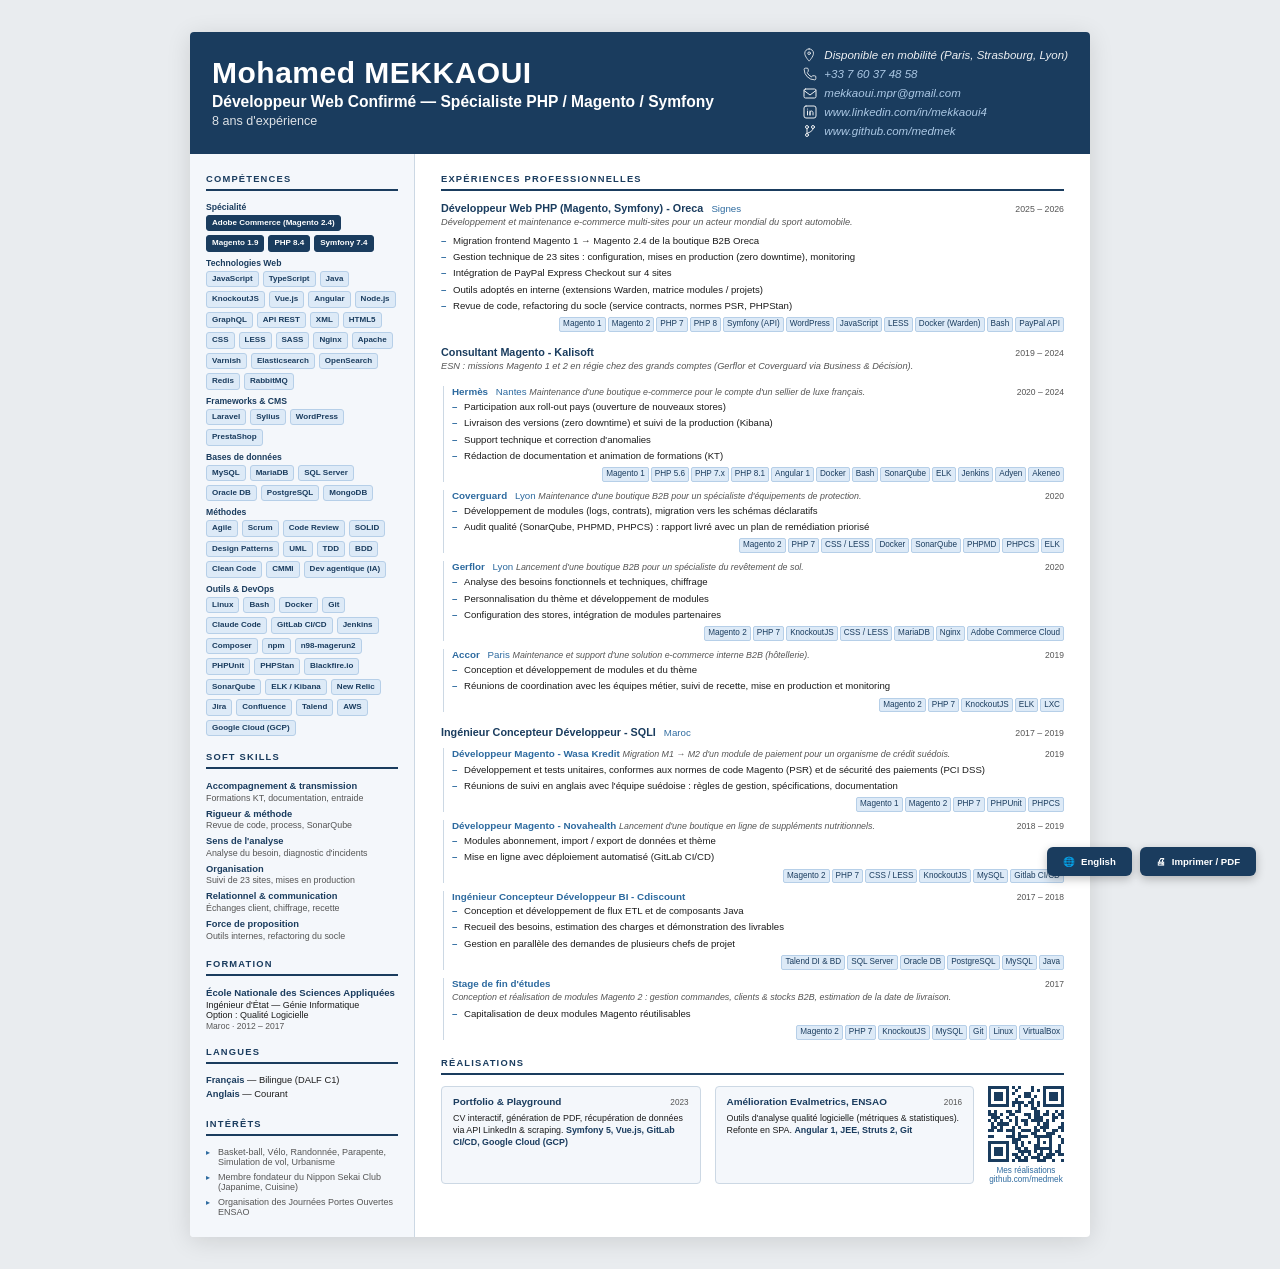
<file: index.html>
<!DOCTYPE html>
<html lang="fr">
<head>
    <meta content="text/html; charset=UTF-8" http-equiv="content-type">
    <meta content="width=960" name="viewport">
    <title>Mohamed_Mekkaoui_CV_Dev_PHP</title>
    <link rel="stylesheet" href="cv.css">
    <script>
        (function () {
            var titles = {fr: 'Mohamed_Mekkaoui_CV_Dev_PHP', en: 'Mohamed_Mekkaoui_CV_PHP_Dev'};

            function setLang(lang) {
                document.documentElement.lang = lang;
                document.title = titles[lang];
                try {
                    var url = new URL(location.href);
                    if (lang === 'fr') url.searchParams.delete('lang'); else url.searchParams.set('lang', lang);
                    history.replaceState(null, '', url);
                } catch (e) {
                }
            }

            window.toggleLang = function () {
                setLang(document.documentElement.lang === 'fr' ? 'en' : 'fr');
            };
            setLang(new URLSearchParams(location.search).get('lang') === 'en' ? 'en' : 'fr');
        })();
    </script>
</head>
<body>
<svg style="display:none" xmlns="http://www.w3.org/2000/svg">
    <symbol fill="none" id="ico-location" stroke="currentColor" stroke-linecap="round" stroke-linejoin="round"
            stroke-width="1" viewBox="0 0 16 16">
        <path d="M7 1C4.24 1 2 3.24 2 6c0 3.75 5 9 5 9s5-5.25 5-9c0-2.76-2.24-5-5-5z"/>
        <circle cx="7" cy="6" r="1.5"/>
    </symbol>
    <symbol fill="none" id="ico-phone" stroke="currentColor" stroke-linecap="round" stroke-linejoin="round"
            stroke-width="1"
            viewBox="0 0 16 16">
        <path d="M9.221 11.045a0.667 0.667 0 0 0 0.809-.202l.237-.31A1.333 1.333 0 0 1 11.333 10h2a1.333 1.333 0 0 1 1.333 1.333v2a1.333 1.333 0 0 1-1.333 1.333A12 12 0 0 1 1.333 2.667 1.333 1.333 0 0 1 2.667 1.333h2A1.333 1.333 0 0 1 6 2.667v2a1.333 1.333 0 0 1-.533 1.067l-.312.234a0.667 0.667 0 0 0-.195.822 9.333 9.333 0 0 0 4.261 4.256"/>
    </symbol>
    <symbol fill="none" id="ico-mail" stroke="currentColor" stroke-linecap="round" stroke-linejoin="round"
            stroke-width="1"
            viewBox="0 0 14 14">
        <rect height="9" rx="1.5" width="12" x="1" y="3"/>
        <path d="M1 4.5l6 4.5 6-4.5"/>
    </symbol>
    <symbol fill="none" id="ico-linkedin" stroke="currentColor" stroke-linecap="round" stroke-linejoin="round"
            stroke-width="1" viewBox="0 0 14 14">
        <rect height="12" rx="2" width="12" x="1" y="1"/>
        <line x1="4.5" x2="4.5" y1="6" y2="10"/>
        <circle cx="4.5" cy="4" fill="currentColor" r="0.6" stroke="none"/>
        <path d="M7 10V7.5C7 6.67 7.67 6 8.5 6S10 6.67 10 7.5V10"/>
        <line x1="7" x2="7" y1="6" y2="10"/>
    </symbol>
    <symbol fill="none" id="ico-vcs" stroke="currentColor" stroke-linecap="round" stroke-linejoin="round"
            stroke-width="1"
            viewBox="0 0 14 14">
        <circle cx="4" cy="3" r="1.5"/>
        <circle cx="4" cy="11" r="1.5"/>
        <circle cx="10" cy="3" r="1.5"/>
        <path d="M4 4.5v5"/>
        <path d="M10 4.5C10 7 7 8 4 9.5"/>
    </symbol>
</svg>
<div class="toolbar">
    <button class="print-btn" onclick="toggleLang()">🌐 <span lang="fr">English</span><span lang="en">Français</span></button>
    <button class="print-btn" onclick="window.print()">🖨 <span lang="fr">Imprimer / PDF</span><span lang="en">Print / PDF</span></button>
</div>
<article class="page" itemscope itemtype="https://schema.org/Person">
    <header class="cv-header">
        <div class="cv-header__name">
            <h1 itemprop="name">Mohamed MEKKAOUI</h1>
            <p class="title">
                <span lang="fr" itemprop="jobTitle">Développeur Web Confirmé — Spécialiste PHP / Magento / Symfony</span>
                <span lang="en" itemprop="jobTitle">Senior Web Developer — PHP / Magento / Symfony Specialist</span>
            </p>
            <p class="subtitle"><span lang="fr">8 ans d'expérience</span><span lang="en">8 years of experience</span></p>
        </div>
        <address class="cv-header__contacts">
            <div class="contact-item">
                <svg aria-hidden="true" class="icon">
                    <use href="#ico-location"/>
                </svg>
                <span lang="fr" title="Disponible en mobilité sur ces villes">Disponible en mobilité (Paris, Strasbourg, Lyon)</span>
                <span lang="en" title="Open to relocation to these cities">Open to relocation (Paris, Strasbourg, Lyon)</span>
            </div>
            <div class="contact-item phone">
                <svg aria-hidden="true" class="icon">
                    <use href="#ico-phone"/>
                </svg>
                <a href="tel:0033760374858" itemprop="telephone">+33 7 60 37 48 58</a>
                <span itemprop="telephone">+33 7 60 37 48 58</span>
            </div>
            <div class="contact-item">
                <svg aria-hidden="true" class="icon">
                    <use href="#ico-mail"/>
                </svg>
                <a href="mailto:mekkaoui.mpr@gmail.com" itemprop="email" target="_blank">mekkaoui.mpr@gmail.com</a>
            </div>
            <div class="contact-item">
                <svg aria-hidden="true" class="icon">
                    <use href="#ico-linkedin"/>
                </svg>
                <a lang="fr" href="https://www.linkedin.com/in/mekkaoui4/" itemprop="url" rel="noopener" target="_tab">www.linkedin.com/in/mekkaoui4</a>
                <a lang="en" href="https://www.linkedin.com/in/mekkaoui4/?locale=en-US" rel="noopener" target="_tab">www.linkedin.com/in/mekkaoui4</a>
            </div>
            <div class="contact-item">
                <svg aria-hidden="true" class="icon">
                    <use href="#ico-vcs"/>
                </svg>
                <a href="https://github.com/medmek" itemprop="sameAs" rel="noopener" target="_blank">www.github.com/medmek</a>
            </div>
        </address>
    </header>
    <div class="cv-body">
        <aside class="sidebar">
            <section aria-labelledby="skills-title">
                <h2 class="section-title" id="skills-title"><span lang="fr">Compétences</span><span lang="en">Skills</span></h2>
                <div class="skills-block">
                    <div>
                        <p class="skill-category"><span lang="fr">Spécialité</span><span lang="en">Specialty</span></p>
                        <div class="tag-list">
                            <span class="tag primary">Adobe Commerce (Magento 2.4)</span>
                            <span class="tag primary">Magento 1.9</span>
                            <span class="tag primary">PHP 8.4</span>
                            <span class="tag primary">Symfony 7.4</span>
                        </div>
                    </div>
                    <div>
                        <p class="skill-category"><span lang="fr">Technologies Web</span><span lang="en">Web Technologies</span></p>
                        <div class="tag-list">
                            <span class="tag">JavaScript</span>
                            <span class="tag">TypeScript</span>
                            <span class="tag">Java</span>
                            <span class="tag">KnockoutJS</span>
                            <span class="tag">Vue.js</span>
                            <span class="tag">Angular</span>
                            <span class="tag">Node.js</span>
                            <span class="tag">GraphQL</span>
                            <span class="tag"><span lang="fr">API REST</span><span lang="en">REST API</span></span>
                            <span class="tag">XML</span>
                            <span class="tag">HTML5</span>
                            <span class="tag">CSS</span>
                            <span class="tag">LESS</span>
                            <span class="tag">SASS</span>
                            <span class="tag">Nginx</span>
                            <span class="tag">Apache</span>
                            <span class="tag">Varnish</span>
                            <span class="tag">Elasticsearch</span>
                            <span class="tag">OpenSearch</span>
                            <span class="tag">Redis</span>
                            <span class="tag">RabbitMQ</span>
                        </div>
                    </div>
                    <div>
                        <p class="skill-category">Frameworks &amp; CMS</p>
                        <div class="tag-list">
                            <span class="tag">Laravel</span>
                            <span class="tag">Sylius</span>
                            <span class="tag">WordPress</span>
                            <span class="tag">PrestaShop</span>
                        </div>
                    </div>
                    <div>
                        <p class="skill-category"><span lang="fr">Bases de données</span><span lang="en">Databases</span></p>
                        <div class="tag-list">
                            <span class="tag">MySQL</span>
                            <span class="tag">MariaDB</span>
                            <span class="tag">SQL Server</span>
                            <span class="tag">Oracle DB</span>
                            <span class="tag">PostgreSQL</span>
                            <span class="tag">MongoDB</span>
                        </div>
                    </div>
                    <div>
                        <p class="skill-category"><span lang="fr">Méthodes</span><span lang="en">Methods</span></p>
                        <div class="tag-list">
                            <span class="tag">Agile</span>
                            <span class="tag">Scrum</span>
                            <span class="tag">Code Review</span>
                            <span class="tag">SOLID</span>
                            <span class="tag">Design Patterns</span>
                            <span class="tag">UML</span>
                            <span class="tag">TDD</span>
                            <span class="tag">BDD</span>
                            <span class="tag">Clean Code</span>
                            <span class="tag">CMMI</span>
                            <span class="tag"><span lang="fr">Dev agentique (IA)</span><span lang="en">Agentic development (AI)</span></span>
                        </div>
                    </div>
                    <div>
                        <p class="skill-category"><span lang="fr">Outils &amp; DevOps</span><span lang="en">Tools &amp; DevOps</span></p>
                        <div class="tag-list">
                            <span class="tag">Linux</span>
                            <span class="tag">Bash</span>
                            <span class="tag">Docker</span>
                            <span class="tag">Git</span>
                            <span class="tag">Claude Code</span>
                            <span class="tag">GitLab CI/CD</span>
                            <span class="tag">Jenkins</span>
                            <span class="tag">Composer</span>
                            <span class="tag">npm</span>
                            <span class="tag">n98-magerun2</span>
                            <span class="tag">PHPUnit</span>
                            <span class="tag">PHPStan</span>
                            <span class="tag">Blackfire.io</span>
                            <span class="tag">SonarQube</span>
                            <span class="tag">ELK / Kibana</span>
                            <span class="tag">New Relic</span>
                            <span class="tag">Jira</span>
                            <span class="tag">Confluence</span>
                            <span class="tag">Talend</span>
                            <span class="tag">AWS</span>
                            <span class="tag">Google Cloud (GCP)</span>
                        </div>
                    </div>
                </div>
            </section>
            <section aria-labelledby="soft-title">
                <h2 class="section-title" id="soft-title">Soft skills</h2>
                <ul class="soft-list" lang="fr">
                    <li><strong>Accompagnement &amp; transmission</strong>Formations KT, documentation, entraide</li>
                    <li><strong>Rigueur &amp; méthode</strong>Revue de code, process, SonarQube</li>
                    <li><strong>Sens de l'analyse</strong>Analyse du besoin, diagnostic d'incidents</li>
                    <li><strong>Organisation</strong>Suivi de 23 sites, mises en production</li>
                    <li><strong>Relationnel &amp; communication</strong>Échanges client, chiffrage, recette</li>
                    <li><strong>Force de proposition</strong>Outils internes, refactoring du socle</li>
                </ul>
                <ul class="soft-list" lang="en">
                    <li><strong>Mentoring &amp; knowledge sharing</strong>KT sessions, documentation, peer support</li>
                    <li><strong>Rigor &amp; method</strong>Code review, processes, SonarQube</li>
                    <li><strong>Analytical mindset</strong>Requirements analysis, incident diagnosis</li>
                    <li><strong>Organization</strong>Managing 23 sites, production releases</li>
                    <li><strong>Communication</strong>Client relations, estimates, acceptance testing</li>
                    <li><strong>Proactive</strong>Internal tooling, core refactoring</li>
                </ul>
            </section>
            <section aria-labelledby="edu-title">
                <h2 class="section-title" id="edu-title"><span lang="fr">Formation</span><span lang="en">Education</span></h2>
                <p class="edu-school"><span lang="fr">École Nationale des Sciences Appliquées</span><span lang="en">National School of Applied Sciences</span></p>
                <p class="edu-degree" lang="fr">Ingénieur d'État — Génie Informatique<br>Option : Qualité Logicielle</p>
                <p class="edu-degree" lang="en">State Engineering Degree — Computer Science<br>Major: Software Quality</p>
                <p class="edu-location"><span lang="fr">Maroc</span><span lang="en">Morocco</span> · 2012 – 2017</p>
            </section>
            <section aria-labelledby="lang-title">
                <h2 class="section-title" id="lang-title"><span lang="fr">Langues</span><span lang="en">Languages</span></h2>
                <p class="lang-item" lang="fr"><strong>Français</strong> — Bilingue (DALF C1)</p>
                <p class="lang-item" lang="fr"><strong>Anglais</strong> — Courant</p>
                <p class="lang-item" lang="en"><strong>French</strong> — Bilingual (DALF C1)</p>
                <p class="lang-item" lang="en"><strong>English</strong> — Fluent</p>
            </section>
            <section aria-labelledby="interests-title">
                <h2 class="section-title" id="interests-title"><span lang="fr">Intérêts</span><span lang="en">Interests</span></h2>
                <ul class="interests-list" lang="fr">
                    <li>Basket-ball, Vélo, Randonnée, Parapente, Simulation de vol, Urbanisme</li>
                    <li>Membre fondateur du Nippon Sekai Club (Japanime, Cuisine)</li>
                    <li>Organisation des Journées Portes Ouvertes ENSAO</li>
                </ul>
                <ul class="interests-list" lang="en">
                    <li>Basketball, Cycling, Hiking, Paragliding, Flight simulation, Urban planning</li>
                    <li>Founding member of Nippon Sekai Club (Japanese animation, Cooking)</li>
                    <li>Open Days organizer at ENSAO</li>
                </ul>
            </section>
        </aside>
        <div class="main">
            <section aria-labelledby="exp-title" class="exp-section">
                <h2 class="section-title" id="exp-title"><span lang="fr">Expériences Professionnelles</span><span lang="en">Professional Experience</span></h2>
                <div class="entry">
                    <div class="entry__header">
              <span class="entry__title">
                <span lang="fr">Développeur Web PHP (Magento, Symfony) - Oreca</span><span lang="en">PHP Web Developer (Magento, Symfony) - Oreca</span> <span class="loc">Signes</span>
              </span>
                        <span class="entry__date"><span lang="fr" title="Durée : 1 an 5 mois">2025 – 2026</span><span lang="en" title="Duration: 1 year 5 months">2025 – 2026</span></span>
                    </div>
                    <p class="entry__desc" lang="fr">Développement et maintenance e-commerce multi-sites pour un acteur mondial du
                        sport automobile.</p>
                    <p class="entry__desc" lang="en">Multi-site e-commerce development and maintenance for a global motorsport
                        leader.</p>
                    <ul class="exp-bullets" lang="fr">
                        <li>Migration frontend Magento 1 → Magento 2.4 de la boutique B2B Oreca</li>
                        <li>Gestion technique de 23 sites : configuration, mises en production (zero downtime), monitoring</li>
                        <li>Intégration de PayPal Express Checkout sur 4 sites</li>
                        <li>Outils adoptés en interne (extensions Warden, matrice modules / projets)</li>
                        <li>Revue de code, refactoring du socle (service contracts, normes PSR, PHPStan)</li>
                    </ul>
                    <ul class="exp-bullets" lang="en">
                        <li>Magento 1 → Magento 2.4 frontend migration of the Oreca B2B store</li>
                        <li>Technical management of 23 sites: configuration, zero-downtime releases, monitoring</li>
                        <li>PayPal Express Checkout integration on 4 sites</li>
                        <li>Internal tools adopted by the team (Warden extensions, modules / projects matrix)</li>
                        <li>Code review, core refactoring (service contracts, PSR standards, PHPStan)</li>
                    </ul>
                    <p class="tech-line">
                        <span class="tag tag--inline">Magento 1</span>
                        <span class="tag tag--inline">Magento 2</span>
                        <span class="tag tag--inline">PHP 7</span>
                        <span class="tag tag--inline">PHP 8</span>
                        <span class="tag tag--inline">Symfony (API)</span>
                        <span class="tag tag--inline">WordPress</span>
                        <span class="tag tag--inline">JavaScript</span>
                        <span class="tag tag--inline">LESS</span>
                        <span class="tag tag--inline">Docker (Warden)</span>
                        <span class="tag tag--inline">Bash</span>
                        <span class="tag tag--inline">PayPal API</span>
                    </p>
                </div>
                <div class="entry">
                    <div class="entry__header">
              <span class="entry__title">
                <span lang="fr">Consultant Magento - Kalisoft</span><span lang="en">Magento Consultant - Kalisoft</span>
              </span>
                        <span class="entry__date"><span lang="fr" title="Durée : 5 ans (sept. 2019 – oct. 2024)">2019 – 2024</span><span lang="en" title="Duration: 5 years (Sep. 2019 – Oct. 2024)">2019 – 2024</span></span>
                    </div>
                    <p class="entry__desc" lang="fr">ESN : missions Magento 1 et 2 en régie chez des grands comptes (Gerflor et Coverguard via Business &amp; Décision).</p>
                    <p class="entry__desc" lang="en">IT consulting firm: on-site Magento 1 &amp; 2 assignments for major accounts (Gerflor and Coverguard via Business &amp; Décision).</p>
                    <div class="entry entry--sub">
                        <div class="entry__header">
                <span class="entry__title">
                  Hermès <span class="loc">Nantes</span> <span class="entry__desc" lang="fr">Maintenance d'une boutique e-commerce pour le compte d'un sellier de luxe français.</span><span class="entry__desc" lang="en">E-commerce store maintenance for a French luxury leather house.</span>
                </span>
                            <span class="entry__date"><span lang="fr" title="Durée : 4 ans 1 mois">2020 – 2024</span><span lang="en" title="Duration: 4 years 1 month">2020 – 2024</span></span>
                        </div>
                        <ul class="exp-bullets" lang="fr">
                            <li>Participation aux roll-out pays (ouverture de nouveaux stores)</li>
                            <li>Livraison des versions (zero downtime) et suivi de la production (Kibana)</li>
                            <li>Support technique et correction d'anomalies</li>
                            <li>Rédaction de documentation et animation de formations (KT)</li>
                        </ul>
                        <ul class="exp-bullets" lang="en">
                            <li>Country roll-outs (new store openings)</li>
                            <li>Zero-downtime release delivery and production monitoring (Kibana)</li>
                            <li>Technical support and bug fixing</li>
                            <li>Documentation writing and knowledge transfer (KT) sessions</li>
                        </ul>
                        <p class="tech-line">
                            <span class="tag tag--inline">Magento 1</span>
                            <span class="tag tag--inline">PHP 5.6</span>
                            <span class="tag tag--inline">PHP 7.x</span>
                            <span class="tag tag--inline">PHP 8.1</span>
                            <span class="tag tag--inline">Angular 1</span>
                            <span class="tag tag--inline">Docker</span>
                            <span class="tag tag--inline">Bash</span>
                            <span class="tag tag--inline">SonarQube</span>
                            <span class="tag tag--inline">ELK</span>
                            <span class="tag tag--inline">Jenkins</span>
                            <span class="tag tag--inline">Adyen</span>
                            <span class="tag tag--inline">Akeneo</span>
                        </p>
                    </div>
                    <div class="entry entry--sub">
                        <div class="entry__header">
                <span class="entry__title">
                  Coverguard <span class="loc">Lyon</span> <span class="entry__desc" lang="fr">Maintenance d'une boutique B2B pour un spécialiste d'équipements de protection.</span><span class="entry__desc" lang="en">B2B store maintenance for a protective equipment specialist.</span>
                </span>
                            <span class="entry__date"><span lang="fr" title="Durée : 3 mois">2020</span><span lang="en" title="Duration: 3 months">2020</span></span>
                        </div>
                        <ul class="exp-bullets" lang="fr">
                            <li>Développement de modules (logs, contrats), migration vers les schémas déclaratifs</li>
                            <li>Audit qualité (SonarQube, PHPMD, PHPCS) : rapport livré avec un plan de remédiation priorisé</li>
                        </ul>
                        <ul class="exp-bullets" lang="en">
                            <li>Module development (logs, contracts), migration to declarative schema</li>
                            <li>Quality audit (SonarQube, PHPMD, PHPCS): report delivered with a prioritized remediation plan</li>
                        </ul>
                        <p class="tech-line">
                            <span class="tag tag--inline">Magento 2</span>
                            <span class="tag tag--inline">PHP 7</span>
                            <span class="tag tag--inline">CSS / LESS</span>
                            <span class="tag tag--inline">Docker</span>
                            <span class="tag tag--inline">SonarQube</span>
                            <span class="tag tag--inline">PHPMD</span>
                            <span class="tag tag--inline">PHPCS</span>
                            <span class="tag tag--inline">ELK</span>
                        </p>
                    </div>
                    <div class="entry entry--sub">
                        <div class="entry__header">
                <span class="entry__title">
                  Gerflor <span class="loc">Lyon</span> <span class="entry__desc" lang="fr">Lancement d'une boutique B2B pour un spécialiste du revêtement de sol.</span><span class="entry__desc" lang="en">B2B store launch for a flooring specialist.</span>
                </span>
                            <span class="entry__date"><span lang="fr" title="Durée : 6 mois">2020</span><span lang="en" title="Duration: 6 months">2020</span></span>
                        </div>
                        <ul class="exp-bullets" lang="fr">
                            <li>Analyse des besoins fonctionnels et techniques, chiffrage</li>
                            <li>Personnalisation du thème et développement de modules</li>
                            <li>Configuration des stores, intégration de modules partenaires</li>
                        </ul>
                        <ul class="exp-bullets" lang="en">
                            <li>Functional and technical requirements analysis, estimates</li>
                            <li>Theme customization and module development</li>
                            <li>Store configuration, partner module integration</li>
                        </ul>
                        <p class="tech-line">
                            <span class="tag tag--inline">Magento 2</span>
                            <span class="tag tag--inline">PHP 7</span>
                            <span class="tag tag--inline">KnockoutJS</span>
                            <span class="tag tag--inline">CSS / LESS</span>
                            <span class="tag tag--inline">MariaDB</span>
                            <span class="tag tag--inline">Nginx</span>
                            <span class="tag tag--inline">Adobe Commerce Cloud</span>
                        </p>
                    </div>
                    <div class="entry entry--sub">
                        <div class="entry__header">
                <span class="entry__title">
                  Accor <span class="loc">Paris</span> <span class="entry__desc" lang="fr">Maintenance et support d'une solution e-commerce interne B2B (hôtellerie).</span><span class="entry__desc" lang="en">Maintenance and support of an internal B2B e-commerce solution (hospitality).</span>
                </span>
                            <span class="entry__date"><span lang="fr" title="Durée : 4 mois">2019</span><span lang="en" title="Duration: 4 months">2019</span></span>
                        </div>
                        <ul class="exp-bullets" lang="fr">
                            <li>Conception et développement de modules et du thème</li>
                            <li>Réunions de coordination avec les équipes métier, suivi de recette, mise en production et monitoring</li>
                        </ul>
                        <ul class="exp-bullets" lang="en">
                            <li>Design and development of modules and theme</li>
                            <li>Coordination meetings with business teams, acceptance testing, production release and monitoring</li>
                        </ul>
                        <p class="tech-line">
                            <span class="tag tag--inline">Magento 2</span>
                            <span class="tag tag--inline">PHP 7</span>
                            <span class="tag tag--inline">KnockoutJS</span>
                            <span class="tag tag--inline">ELK</span>
                            <span class="tag tag--inline">LXC</span>
                        </p>
                    </div>
                </div>
                <div class="entry">
                    <div class="entry__header">
              <span class="entry__title">
                <span lang="fr">Ingénieur Concepteur Développeur - SQLI</span><span lang="en">Software Design Engineer - SQLI</span> <span class="loc"><span lang="fr">Maroc</span><span lang="en">Morocco</span></span>
              </span>
                        <span class="entry__date"><span lang="fr" title="Durée : 2 ans 6 mois (dont stage)">2017 – 2019</span><span lang="en" title="Duration: 2 years 6 months (incl. internship)">2017 – 2019</span></span>
                    </div>
                    <div class="entry entry--sub">
                        <div class="entry__header">
                            <span class="entry__title"><span lang="fr">Développeur Magento - Wasa Kredit</span><span lang="en">Magento Developer - Wasa Kredit</span> <span class="entry__desc" lang="fr">Migration M1 → M2 d'un module de paiement pour un organisme de crédit suédois.</span><span class="entry__desc" lang="en">M1 → M2 payment module migration for a Swedish credit provider.</span></span>
                            <span class="entry__date"><span lang="fr" title="Durée : ~1 mois">2019</span><span lang="en" title="Duration: ~1 month">2019</span></span>
                        </div>
                        <ul class="exp-bullets" lang="fr">
                            <li>Développement et tests unitaires, conformes aux normes de code Magento (PSR) et de sécurité des paiements (PCI DSS)</li>
                            <li>Réunions de suivi en anglais avec l'équipe suédoise : règles de gestion, spécifications, documentation</li>
                        </ul>
                        <ul class="exp-bullets" lang="en">
                            <li>Development and unit tests, compliant with Magento coding standards (PSR) and payment security rules (PCI DSS)</li>
                            <li>Follow-up meetings in English with the Swedish team: business rules, technical specs, documentation</li>
                        </ul>
                        <p class="tech-line">
                            <span class="tag tag--inline">Magento 1</span>
                            <span class="tag tag--inline">Magento 2</span>
                            <span class="tag tag--inline">PHP 7</span>
                            <span class="tag tag--inline">PHPUnit</span>
                            <span class="tag tag--inline">PHPCS</span>
                        </p>
                    </div>
                    <div class="entry entry--sub">
                        <div class="entry__header">
                            <span class="entry__title"><span lang="fr">Développeur Magento - Novahealth</span><span lang="en">Magento Developer - Novahealth</span> <span class="entry__desc" lang="fr">Lancement d'une boutique en ligne de suppléments nutritionnels.</span><span class="entry__desc" lang="en">Online store launch for a nutritional supplements specialist.</span></span>
                            <span class="entry__date"><span lang="fr" title="Durée : 1 an 1 mois">2018 – 2019</span><span lang="en" title="Duration: 1 year 1 month">2018 – 2019</span></span>
                        </div>
                        <ul class="exp-bullets" lang="fr">
                            <li>Modules abonnement, import / export de données et thème</li>
                            <li>Mise en ligne avec déploiement automatisé (GitLab CI/CD)</li>
                        </ul>
                        <ul class="exp-bullets" lang="en">
                            <li>Subscription and data import / export modules, theme</li>
                            <li>Go-live with automated deployment (GitLab CI/CD)</li>
                        </ul>
                        <p class="tech-line">
                            <span class="tag tag--inline">Magento 2</span>
                            <span class="tag tag--inline">PHP 7</span>
                            <span class="tag tag--inline">CSS / LESS</span>
                            <span class="tag tag--inline">KnockoutJS</span>
                            <span class="tag tag--inline">MySQL</span>
                            <span class="tag tag--inline">Gitlab CI/CD</span>
                        </p>
                    </div>
                    <div class="entry entry--sub">
                        <div class="entry__header">
                            <span class="entry__title"><span lang="fr">Ingénieur Concepteur Développeur BI - Cdiscount</span><span lang="en">BI Design &amp; Development Engineer - Cdiscount</span></span>
                            <span class="entry__date"><span lang="fr" title="Durée : 11 mois">2017 – 2018</span><span lang="en" title="Duration: 11 months">2017 – 2018</span></span>
                        </div>
                        <ul class="exp-bullets" lang="fr">
                            <li>Conception et développement de flux ETL et de composants Java</li>
                            <li>Recueil des besoins, estimation des charges et démonstration des livrables</li>
                            <li>Gestion en parallèle des demandes de plusieurs chefs de projet</li>
                        </ul>
                        <ul class="exp-bullets" lang="en">
                            <li>Design and development of ETL flows and Java components</li>
                            <li>Requirements gathering, workload estimation and deliverable demos</li>
                            <li>Handling requests from several project managers in parallel</li>
                        </ul>
                        <p class="tech-line">
                            <span class="tag tag--inline">Talend DI &amp; BD</span>
                            <span class="tag tag--inline">SQL Server</span>
                            <span class="tag tag--inline">Oracle DB</span>
                            <span class="tag tag--inline">PostgreSQL</span>
                            <span class="tag tag--inline">MySQL</span>
                            <span class="tag tag--inline">Java</span>
                        </p>
                    </div>
                    <div class="entry entry--sub">
                        <div class="entry__header">
                            <span class="entry__title"><span lang="fr">Stage de fin d'études</span><span lang="en">Final-year internship</span></span>
                            <span class="entry__date"><span lang="fr" title="Durée : 7 mois">2017</span><span lang="en" title="Duration: 7 months">2017</span></span>
                        </div>
                        <p class="entry__desc" lang="fr">Conception et réalisation de modules
                            Magento 2 : gestion commandes, clients &amp; stocks B2B, estimation de
                            la date de livraison.</p>
                        <p class="entry__desc" lang="en">Design and development of Magento 2 modules: B2B order, customer
                            &amp; stock management, delivery date estimation.</p>
                        <ul class="exp-bullets">
                            <li lang="fr">Capitalisation de deux modules Magento réutilisables</li>
                            <li lang="en">Delivered two reusable Magento modules</li>
                        </ul>
                        <p class="tech-line">
                            <span class="tag tag--inline">Magento 2</span>
                            <span class="tag tag--inline">PHP 7</span>
                            <span class="tag tag--inline">KnockoutJS</span>
                            <span class="tag tag--inline">MySQL</span>
                            <span class="tag tag--inline">Git</span>
                            <span class="tag tag--inline">Linux</span>
                            <span class="tag tag--inline">VirtualBox</span>
                        </p>
                    </div>
                </div>
            </section>
            <section aria-labelledby="projects-title">
                <h2 class="section-title" id="projects-title"><span lang="fr">Réalisations</span><span lang="en">Projects</span></h2>
                <div class="projects-grid">
                    <div class="project-entry">
                        <div class="entry__header">
                            <span class="entry__title project-title">Portfolio &amp; Playground</span>
                            <span class="entry__date project-year"><span lang="fr" title="~3 mois">2023</span><span lang="en" title="~3 months">2023</span></span>
                        </div>
                        <p class="project-desc" lang="fr">CV interactif, génération de PDF, récupération de données via API
                            LinkedIn &amp; scraping. <span class="project-tech">Symfony 5, Vue.js, GitLab CI/CD, Google Cloud (GCP)</span></p>
                        <p class="project-desc" lang="en">Interactive CV, PDF generation, data retrieval via LinkedIn API
                            &amp; scraping. <span class="project-tech">Symfony 5, Vue.js, GitLab CI/CD, Google Cloud (GCP)</span></p>
                    </div>
                    <div class="project-entry">
                        <div class="entry__header">
                            <span class="entry__title project-title"><span lang="fr">Amélioration Evalmetrics, ENSAO</span><span lang="en">Evalmetrics improvement, ENSAO</span></span>
                            <span class="entry__date project-year"><span lang="fr" title="~6 mois">2016</span><span lang="en" title="~6 months">2016</span></span>
                        </div>
                        <p class="project-desc" lang="fr">Outils d'analyse qualité logicielle (métriques &amp; statistiques).
                            Refonte en SPA. <span class="project-tech">Angular 1, <span title="Java Entreprise Edition">JEE</span>, Struts 2, Git</span></p>
                        <p class="project-desc" lang="en">Software quality analysis tools (metrics &amp; statistics).
                            Rebuilt as an SPA. <span class="project-tech">Angular 1, <span title="Java Entreprise Edition">JEE</span>, Struts 2, Git</span></p>
                    </div>
                    <a class="qr-entry" href="https://github.com/medmek" rel="noopener" target="_blank">
                        <svg class="qr" role="img" aria-label="QR code: github.com/medmek" xmlns="http://www.w3.org/2000/svg" viewBox="0 0 25 25"><path stroke="#1a3c5e" d="M0 0.5h7m1 0h1m1 0h1m3 0h1m3 0h7m-25 1h1m5 0h1m2 0h1m4 0h1m1 0h1m1 0h1m5 0h1m-25 1h1m1 0h3m1 0h1m1 0h1m3 0h2m4 0h1m1 0h3m1 0h1m-25 1h1m1 0h3m1 0h1m3 0h1m1 0h2m1 0h1m2 0h1m1 0h3m1 0h1m-25 1h1m1 0h3m1 0h1m2 0h1m4 0h1m3 0h1m1 0h3m1 0h1m-25 1h1m5 0h1m1 0h4m1 0h2m1 0h1m1 0h1m5 0h1m-25 1h7m1 0h1m1 0h1m1 0h1m1 0h1m1 0h1m1 0h7m-15 1h1m3 0h2m-16 1h1m1 0h1m3 0h2m1 0h2m4 0h2m2 0h1m2 0h1m1 0h1m-25 1h3m1 0h1m2 0h2m3 0h2m1 0h2m1 0h2m1 0h1m1 0h2m-24 1h3m2 0h1m2 0h1m3 0h1m1 0h3m3 0h2m1 0h1m-25 1h1m1 0h1m1 0h1m2 0h1m1 0h1m1 0h2m1 0h4m1 0h1m1 0h1m-21 1h1m1 0h4m2 0h1m2 0h1m3 0h1m1 0h2m4 0h1m-24 1h2m1 0h1m3 0h1m1 0h1m4 0h1m1 0h3m3 0h2m-25 1h2m1 0h2m1 0h3m2 0h3m1 0h2m1 0h1m2 0h2m1 0h1m-17 1h1m1 0h1m3 0h2m3 0h3m-22 1h2m4 0h3m1 0h3m2 0h6m2 0h1m-16 1h3m5 0h1m3 0h1m3 0h1m-25 1h7m1 0h2m1 0h1m1 0h1m2 0h1m1 0h1m1 0h1m3 0h1m-25 1h1m5 0h1m2 0h1m1 0h1m3 0h2m3 0h1m2 0h1m-24 1h1m1 0h3m1 0h1m2 0h2m1 0h1m2 0h6m2 0h1m-24 1h1m1 0h3m1 0h1m3 0h4m1 0h1m1 0h1m2 0h1m1 0h2m-24 1h1m1 0h3m1 0h1m1 0h2m1 0h1m1 0h1m2 0h2m1 0h3m1 0h2m-25 1h1m5 0h1m2 0h2m1 0h1m1 0h3m1 0h3m-21 1h7m1 0h1m1 0h3m3 0h3m2 0h1m2 0h1"/></svg>
                        <span><span lang="fr">Mes réalisations</span><span lang="en">My projects</span><br>github.com/medmek</span>
                    </a>
                </div>
            </section>
        </div>
    </div>
</article>
</body>
</html>
</file>
<file: cv.css>
*, *::before, *::after {
    box-sizing: border-box;
    margin: 0;
    padding: 0;
}

:root {
    --accent: #1a3c5e;
    --accent-mid: #2d6a9f;
    --text: #1c1c1c;
    --muted: #555;
    --rule: #ccd8e4;
    --sidebar-bg: #f4f7fb;
    --tag-bg: #ddeaf7;
    --tag-color: #1a3c5e;
    --font: 'Segoe UI', Arial, Helvetica, sans-serif;
    --sidebar-w: 225px;
}

html {
    font-size: 12px;
    color: var(--text);
    font-family: var(--font);
    -webkit-text-size-adjust: 100%;
    text-size-adjust: 100%;
}

body {
    background: #e9ecef;
    display: flex;
    justify-content: center;
    padding: 32px 16px;
}

a {
    color: var(--accent-mid);
    text-decoration: none;
}

a:hover {
    text-decoration: underline;
}

.page {
    background: #fff;
    width: 900px;
    max-width: 100%;
    box-shadow: 0 4px 24px rgba(0, 0, 0, .12);
    border-radius: 4px;
    overflow: hidden;
}

.cv-header {
    background: var(--accent);
    color: #fff;
    display: flex;
    align-items: center;
    justify-content: space-between;
    padding: 16px 22px;
    gap: 20px;
}

.cv-header__name h1 {
    font-size: 2.5rem;
    font-weight: 800;
    letter-spacing: .5px;
    line-height: 1;
}

.cv-header__name p.title {
    font-size: 1.3rem;
    font-weight: 600;
    margin-top: 5px;
}

.cv-header__name p.subtitle {
    font-size: 1.05rem;
    opacity: .85;
    margin-top: 3px;
}

.cv-header__contacts {
    display: flex;
    flex-direction: column;
    gap: 5px;
    font-size: .96rem;
    opacity: .92;
    white-space: nowrap;
}

.cv-header__contacts a {
    color: #b8d4f0;
}

.cv-header__contacts a:hover {
    color: #fff;
}

.contact-item {
    display: flex;
    align-items: center;
    gap: 7px;
}

.contact-item .icon {
    width: 14px;
    height: 14px;
    flex-shrink: 0;
}

.contact-item.phone span {
    display: none;
}

.cv-body {
    display: grid;
    grid-template-columns: var(--sidebar-w) 1fr;
    min-height: calc(297mm - 123px);
}

.sidebar {
    background: var(--sidebar-bg);
    padding: 20px 16px;
    border-right: 1px solid var(--rule);
    display: flex;
    flex-direction: column;
    gap: 16px;
}

.main {
    padding: 20px 26px;
    display: flex;
    flex-direction: column;
    gap: 18px;
}

.section-title {
    font-size: .78rem;
    font-weight: 700;
    letter-spacing: 1.2px;
    text-transform: uppercase;
    color: var(--accent);
    padding-bottom: 5px;
    border-bottom: 2px solid var(--accent);
    margin-bottom: 11px;
}

.skills-block {
    display: flex;
    flex-direction: column;
    gap: 6px;
}

.skill-category {
    font-size: .72rem;
    font-weight: 700;
    color: var(--accent);
    margin-bottom: 3px;
}

.tag-list {
    display: flex;
    flex-wrap: wrap;
    gap: 4px;
}

.tag {
    display: inline-block;
    background: var(--tag-bg);
    color: var(--tag-color);
    font-size: .67rem;
    font-weight: 600;
    padding: 2px 5px;
    border-radius: 3px;
    border: 1px solid #b6cfe8;
    line-height: 1.3;
}

.tag.primary {
    background: var(--accent);
    color: #fff;
    border-color: var(--accent);
}

.tag--inline {
    font-size: .68rem;
    font-weight: 500;
    padding: 1px 3px;
    border-radius: 2px;
    vertical-align: baseline;
}

.edu-school {
    font-size: .80rem;
    font-weight: 700;
    color: var(--accent);
}

.edu-degree {
    font-size: .75rem;
    margin: 2px 0 1px;
}

.edu-location {
    font-size: .71rem;
    color: var(--muted);
}

.lang-item {
    font-size: .78rem;
    margin-bottom: 4px;
}

.lang-item strong {
    color: var(--accent);
}

.soft-list {
    list-style: none;
    display: flex;
    flex-direction: column;
    gap: 3px;
}

.soft-list li {
    font-size: .74rem;
    line-height: 1.35;
    color: var(--muted);
}

.soft-list strong {
    display: block;
    font-size: .78rem;
    color: var(--accent);
}

.qr-entry {
    display: flex;
    flex-direction: column;
    align-items: center;
    justify-content: center;
    gap: 4px;
    text-align: center;
    font-size: .68rem;
}

.qr {
    width: 76px;
    height: 76px;
    shape-rendering: crispEdges;
}

.interests-list {
    list-style: none;
    display: flex;
    flex-direction: column;
    gap: 5px;
}

.interests-list li {
    font-size: .75rem;
    color: var(--muted);
    padding-left: 12px;
    position: relative;
}

.interests-list li::before {
    content: '▸';
    position: absolute;
    left: 0;
    color: var(--accent-mid);
    font-size: .67rem;
    top: 1px;
}

.entry {
    display: flex;
    flex-direction: column;
}

.entry--sub {
    margin-left: 2px;
    margin-top: 8px;
    padding-left: 8px;
    border-left: 1px solid var(--rule);
}

.exp-section > .entry {
    margin-bottom: 14px;
}

.exp-section > .entry:last-child {
    margin-bottom: 0;
}

.entry__header {
    display: flex;
    align-items: baseline;
    justify-content: space-between;
    gap: 8px;
    flex-wrap: wrap;
    margin-bottom: 2px;
}

.entry__title {
    font-size: .90rem;
    font-weight: 700;
    color: var(--accent);
}

.entry__title .loc {
    color: var(--accent-mid);
    font-weight: 500;
    font-size: .81rem;
    margin-left: 5px;
}

.entry--sub .entry__title {
    font-size: .82rem;
    color: var(--accent-mid);
}

.entry__date {
    margin-left: auto;
    font-size: .73rem;
    color: var(--muted);
    white-space: nowrap;
}

.entry--sub .entry__date {
    font-size: .71rem;
}

.entry__desc {
    font-size: .77rem;
    color: var(--muted);
    font-style: italic;
    margin-bottom: 5px;
    line-height: 1.4;
}

.entry--sub .entry__desc {
    font-size: .74rem;
    margin-bottom: 4px;
    font-weight: 500;
}

.exp-bullets {
    list-style: none;
    padding: 0;
    margin-bottom: 5px;
    display: flex;
    flex-direction: column;
    gap: 3px;
}

.exp-bullets li {
    font-size: .80rem;
    color: var(--text);
    padding-left: 12px;
    position: relative;
    line-height: 1.38;
}

.exp-bullets li::before {
    content: '–';
    position: absolute;
    left: 0;
    color: var(--accent-mid);
    font-weight: 700;
}

.tech-line {
    font-size: .70rem;
    text-align: right;
    display: flex;
    flex-wrap: wrap;
    justify-content: flex-end;
    align-items: center;
    gap: 2px;
}


[title] {
    cursor: help;
}

.projects-grid {
    display: grid;
    grid-template-columns: 1fr 1fr auto;
    gap: 10px 14px;
}

.project-entry {
    display: flex;
    flex-direction: column;
    background: var(--sidebar-bg);
    border: 1px solid var(--rule);
    border-radius: 4px;
    padding: 9px 11px;
}

.project-title {
    font-size: .83rem;
    font-weight: 700;
    color: var(--accent);
}

.project-year {
    font-size: .68rem;
    color: var(--muted);
    margin-left: 4px;
}

.project-desc {
    font-size: .74rem;
    margin: 3px 0 4px;
    line-height: 1.38;
}

.project-tech {
    font-weight: 600;
    color: var(--accent);
}

/* i18n: FR is the default; ?lang=en or the toggle switches <html lang> */
:root[lang="fr"] [lang="en"],
:root[lang="en"] [lang="fr"] {
    display: none !important;
}

.toolbar {
    position: fixed;
    bottom: 24px;
    right: 24px;
    z-index: 100;
    display: flex;
    gap: 8px;
}

.print-btn {
    background: var(--accent);
    color: #fff;
    border: none;
    border-radius: 6px;
    padding: 9px 16px;
    font-size: .8rem;
    font-weight: 600;
    cursor: pointer;
    box-shadow: 0 3px 10px rgba(0, 0, 0, .25);
    display: flex;
    align-items: center;
    gap: 6px;
    font-family: var(--font);
    transition: background .15s;
}

.print-btn:hover {
    background: var(--accent-mid);
}

@page {
    size: A4 portrait;
    margin: 0;
}

@media print {
    html {
        font-size: 11px;
    }

    body {
        background: #fff;
        padding: 0;
        display: block;
        width: 100%;
    }

    .page {
        box-shadow: none;
        border-radius: 0;
        width: 100%;
        max-width: 100%;
    }

    .cv-header, .sidebar, .tag, .tag.primary, .project-entry, .qr {
        -webkit-print-color-adjust: exact;
        print-color-adjust: exact;
    }

    a {
        text-decoration: underline;
    }

    .contact-item.phone span {
        display: block;
    }

    .contact-item.phone a {
        display: none;
    }

    .toolbar {
        display: none;
    }

    .sidebar { gap: 13px; }
    .sidebar .tag { padding: 2px 4px; }
}
</file>
